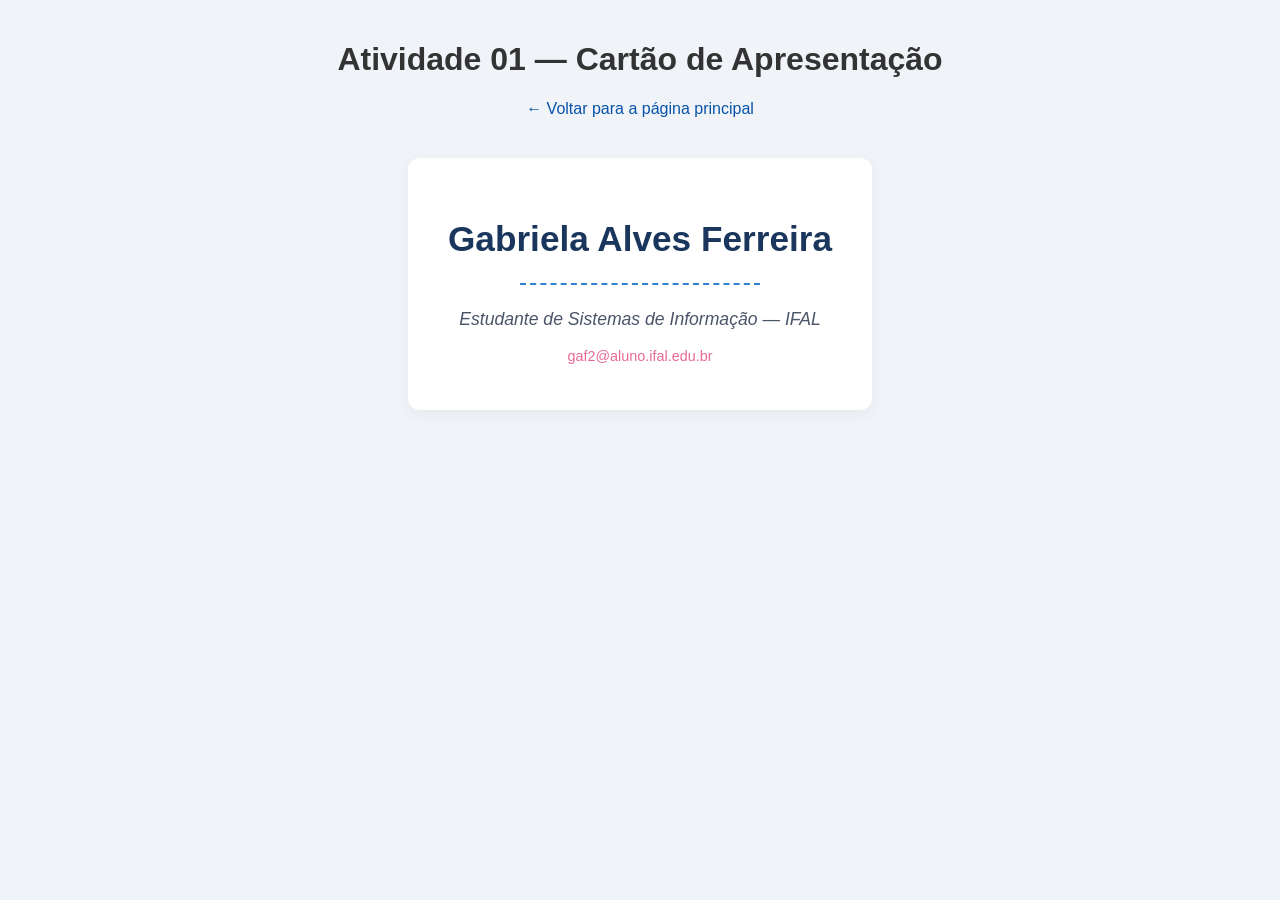
<file: cap07/at01.html>
<!DOCTYPE html>
<html lang="pt-BR">
<head>
  <meta charset="UTF-8" />
  <meta name="viewport" content="width=device-width, initial-scale=1.0" />
  <title>PWEB1 — Cap. 07 — AT01 — Cartão de Apresentação</title>
  
  <style>
    body {
      font-family: 'Segoe UI', Tahoma, Geneva, Verdana, sans-serif;
      background-color: #f0f4f8;
      color: #333;
      text-align: center;
      margin: 0;
      padding: 20px;
    }

    .cartao {
      background-color: #ffffff;
      max-width: 400px;
      margin: 40px auto;
      padding: 2rem;
      border-radius: 12px;
      box-shadow: 0 4px 15px rgba(0, 0, 0, 0.05);
    }

    .cartao-nome {
      font-size: 2.2rem;
      font-weight: 700;
      color: #1a365d;
      margin-bottom: 0;
    }

    hr, .cartao-divisor {
      border: 0;
      border-top: 2px dashed #3182ce;
      margin: 1.5rem auto;
      width: 60%;
    }

    .cartao-cargo {
      font-size: 1.1rem;
      font-style: italic;
      color: #4a5568;
      font-weight: 500;
    }

    .cartao-email {
      font-size: 0.9rem;
      color: #e96994;
    }

    header p a {
      color: #0752a8;
      text-decoration: none;
    }
    header p a:hover {
      text-decoration: underline;
    }
  </style>
</head>
<body>

  <header>
    <h1>Atividade 01 — Cartão de Apresentação</h1>
    <p><a href="../index.html">← Voltar para a página principal</a></p>
  </header>

  <main>
    <article class="cartao">
      <h1 class="cartao-nome">Gabriela Alves Ferreira</h1>
      <hr class="cartao-divisor" />
      <p class="cartao-cargo">Estudante de Sistemas de Informação — IFAL</p>
      <p class="cartao-email">gaf2@aluno.ifal.edu.br</p>
    </article>
  </main>

</body>
</html>
</file>
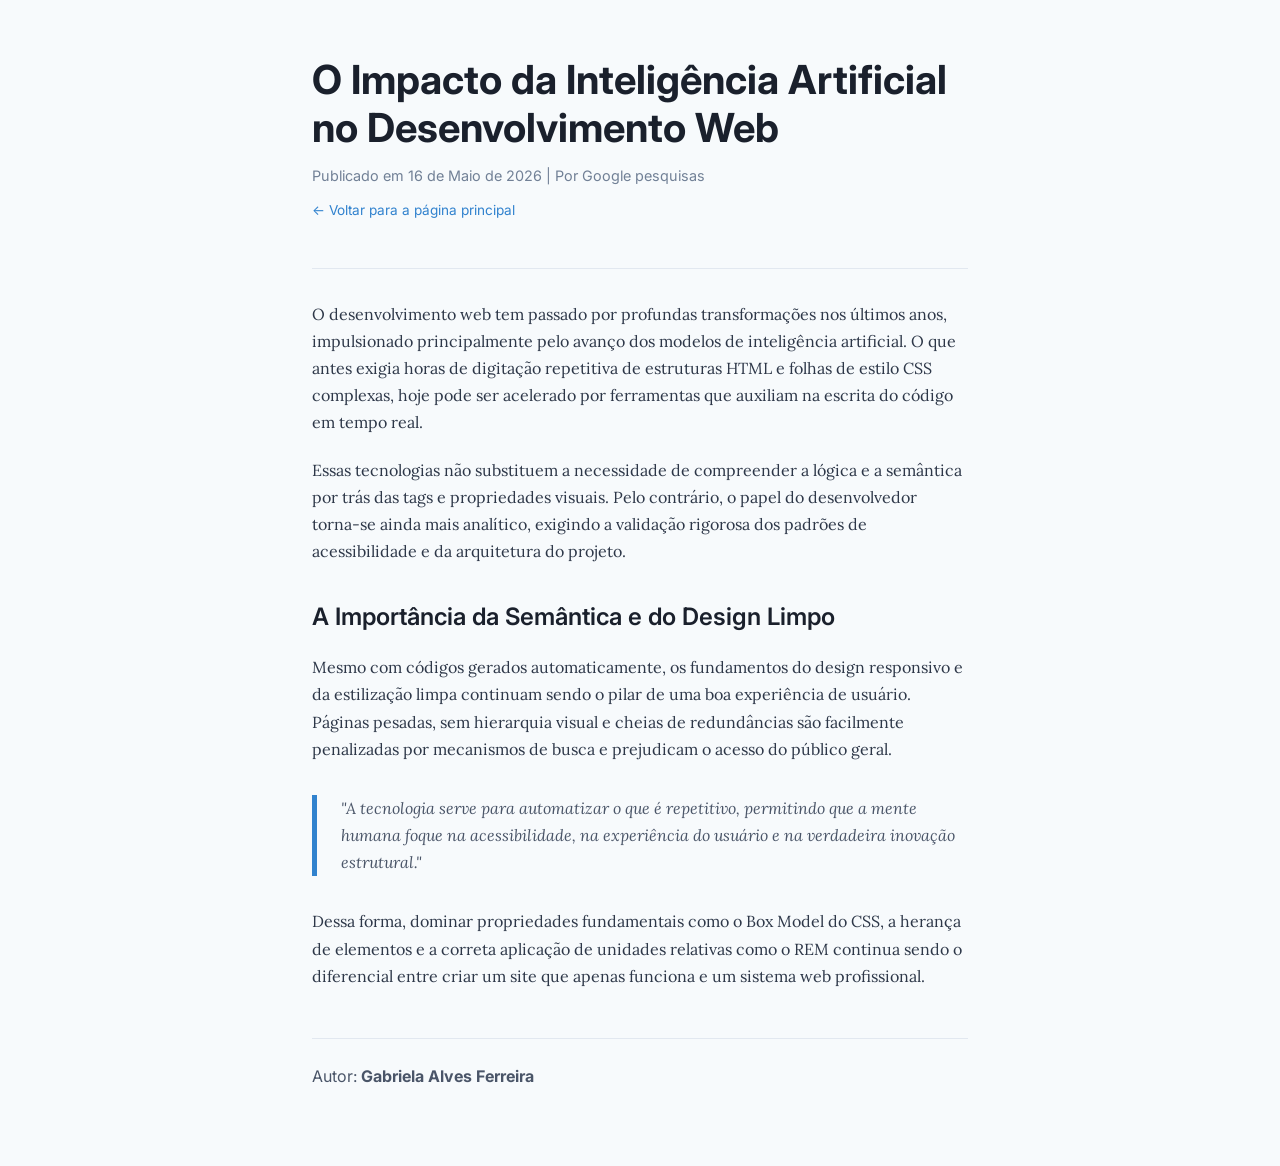
<file: cap07/at02.html>
<!DOCTYPE html>
<html lang="pt-BR">
<head>
  <meta charset="UTF-8" />
  <meta name="viewport" content="width=device-width, initial-scale=1.0" />
  <title>PWEB1 — Cap. 07 — AT02 — Artigo Tipográfico</title>

  <link rel="preconnect" href="https://fonts.googleapis.com" />
  <link rel="preconnect" href="https://fonts.gstatic.com" crossorigin />
  <link href="https://fonts.googleapis.com/css2?family=Inter:wght@600;700&family=Lora:ital,wght@0,400;0,500;1,400&display=swap" rel="stylesheet" />

  <link rel="stylesheet" href="at02.css" />
</head>
<body>

  <div class="container">
    
    <header class="artigo-header">
      <h1>O Impacto da Inteligência Artificial no Desenvolvimento Web</h1>
      <p class="artigo-subtitulo">Publicado em <time datetime="2026-05-16">16 de Maio de 2026</time> | Por Google pesquisas</p>
      <p class="link-voltar"><a href="../index.html">← Voltar para a página principal</a></p>
    </header>

    <main>
      <article>
        <p>O desenvolvimento web tem passado por profundas transformações nos últimos anos, impulsionado principalmente pelo avanço dos modelos de inteligência artificial. O que antes exigia horas de digitação repetitiva de estruturas HTML e folhas de estilo CSS complexas, hoje pode ser acelerado por ferramentas que auxiliam na escrita do código em tempo real.</p>
        
        <p>Essas tecnologias não substituem a necessidade de compreender a lógica e a semântica por trás das tags e propriedades visuais. Pelo contrário, o papel do desenvolvedor torna-se ainda mais analítico, exigindo a validação rigorosa dos padrões de acessibilidade e da arquitetura do projeto.</p>

        <h2>A Importância da Semântica e do Design Limpo</h2>
        
        <p>Mesmo com códigos gerados automaticamente, os fundamentos do design responsivo e da estilização limpa continuam sendo o pilar de uma boa experiência de usuário. Páginas pesadas, sem hierarquia visual e cheias de redundâncias são facilmente penalizadas por mecanismos de busca e prejudicam o acesso do público geral.</p>

        <blockquote>
          "A tecnologia serve para automatizar o que é repetitivo, permitindo que a mente humana foque na acessibilidade, na experiência do usuário e na verdadeira inovação estrutural."
        </blockquote>

        <p>Dessa forma, dominar propriedades fundamentais como o Box Model do CSS, a herança de elementos e a correta aplicação de unidades relativas como o REM continua sendo o diferencial entre criar um site que apenas funciona e um sistema web profissional.</p>
      </article>
    </main>

    <footer class="artigo-footer">
      <p>Autor: <strong>Gabriela Alves Ferreira</strong></p>
    </footer class="artigo-footer">

  </div>

</body>
</html>
</file>
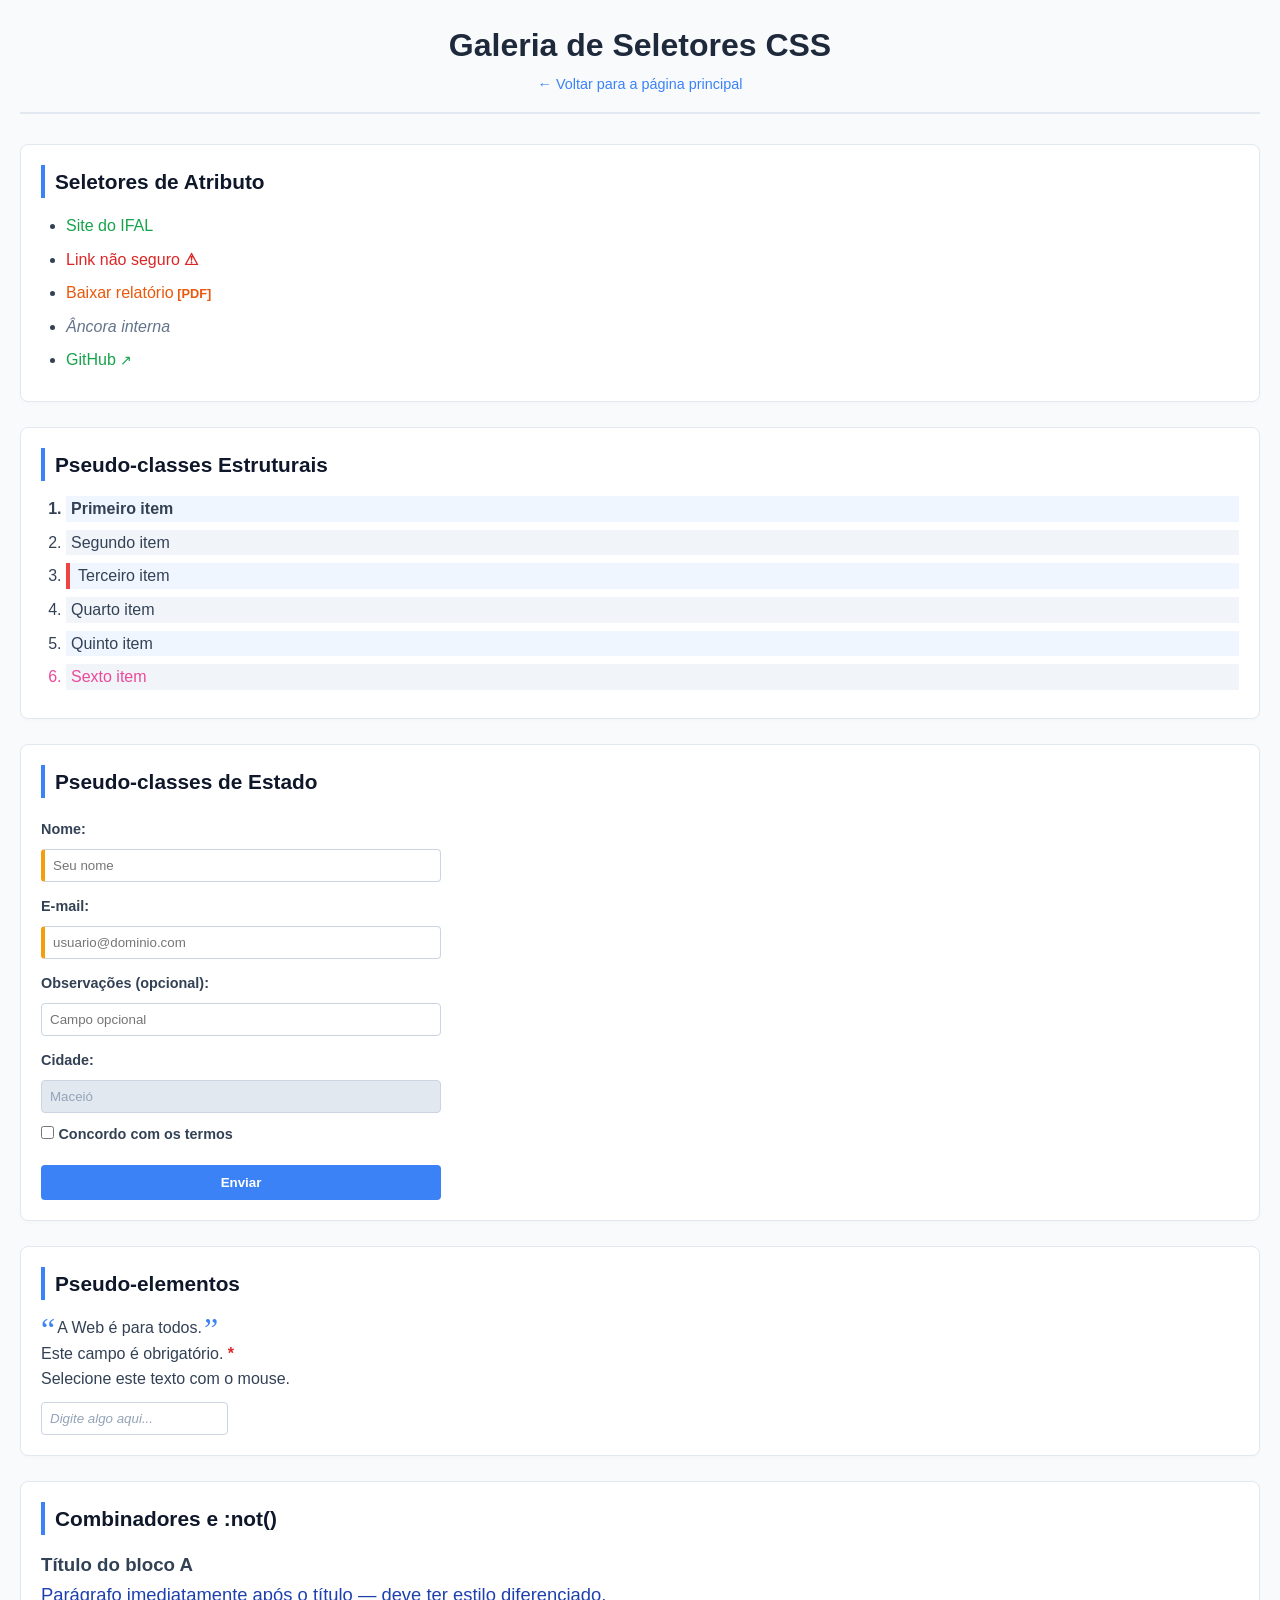
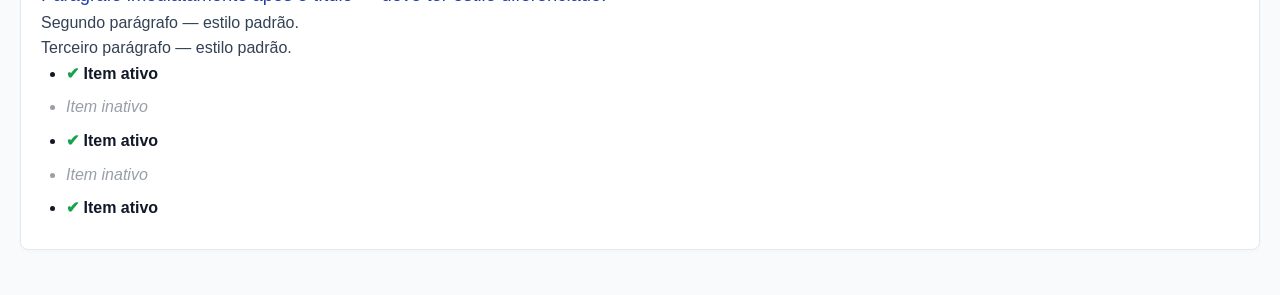
<file: cap07/at03.html>
<!DOCTYPE html>
<html lang="pt-BR">
<head>
  <meta charset="UTF-8" />
  <meta name="viewport" content="width=device-width, initial-scale=1.0" />
  <title>PWEB1 — Cap. 07 — AT03 — Galeria de Seletores</title>
  <link rel="stylesheet" href="at03.css" />
</head>
<body>

  <header>
    <h1>Galeria de Seletores CSS</h1>
    <p><a href="../index.html">← Voltar para a página principal</a></p>
  </header>

  <main>

    <section id="sec-atributo">
      <h2>Seletores de Atributo</h2>
      <ul>
        <li><a href="https://ifal.edu.br">Site do IFAL</a></li>
        <li><a href="http://exemplo.com">Link não seguro</a></li>
        <li><a href="relatorio.pdf">Baixar relatório</a></li>
        <li><a href="#ancora">Âncora interna</a></li>
        <li><a href="https://github.com" target="_blank">GitHub</a></li>
      </ul>
    </section>

    <section id="sec-estrutural">
      <h2>Pseudo-classes Estruturais</h2>
      <ol>
        <li>Primeiro item</li>
        <li>Segundo item</li>
        <li>Terceiro item</li>
        <li>Quarto item</li>
        <li>Quinto item</li>
        <li>Sexto item</li>
      </ol>
    </section>

    <section id="sec-estado">
      <h2>Pseudo-classes de Estado</h2>
      <form novalidate>
        <label for="nome-03">Nome:</label>
        <input type="text" id="nome-03" name="nome" required placeholder="Seu nome" />

        <label for="email-03">E-mail:</label>
        <input type="email" id="email-03" name="email" required placeholder="usuario@dominio.com" />

        <label for="obs-03">Observações (opcional):</label>
        <input type="text" id="obs-03" name="obs" placeholder="Campo opcional" />

        <label for="cidade-03">Cidade:</label>
        <input type="text" id="cidade-03" name="cidade" disabled value="Maceió" />

        <div class="checkbox-container">
          <input type="checkbox" id="aceite-03" name="aceite-03" />
          <label for="aceite-03">Concordo com os termos</label>
        </div>

        <button type="submit">Enviar</button>
      </form>
    </section>

    <section id="sec-pseudoelemento">
      <h2>Pseudo-elementos</h2>
      <p class="citacao">A Web é para todos.</p>
      <p class="obrigatorio">Este campo é obrigatório.</p>
      <p class="destaque-selecao">Selecione este texto com o mouse.</p>
      <input type="text" class="input-custom" placeholder="Digite algo aqui..." />
    </section>

    <section id="sec-combinadores">
      <h2>Combinadores e :not()</h2>
      <h3>Título do bloco A</h3>
      <p>Parágrafo imediatamente após o título — deve ter estilo diferenciado.</p>
      <p>Segundo parágrafo — estilo padrão.</p>
      <p>Terceiro parágrafo — estilo padrão.</p>

      <ul>
        <li class="ativo">Item ativo</li>
        <li>Item inativo</li>
        <li class="ativo">Item ativo</li>
        <li>Item inativo</li>
        <li class="ativo">Item ativo</li>
      </ul>
    </section>

  </main>
</body>
</html>
</file>
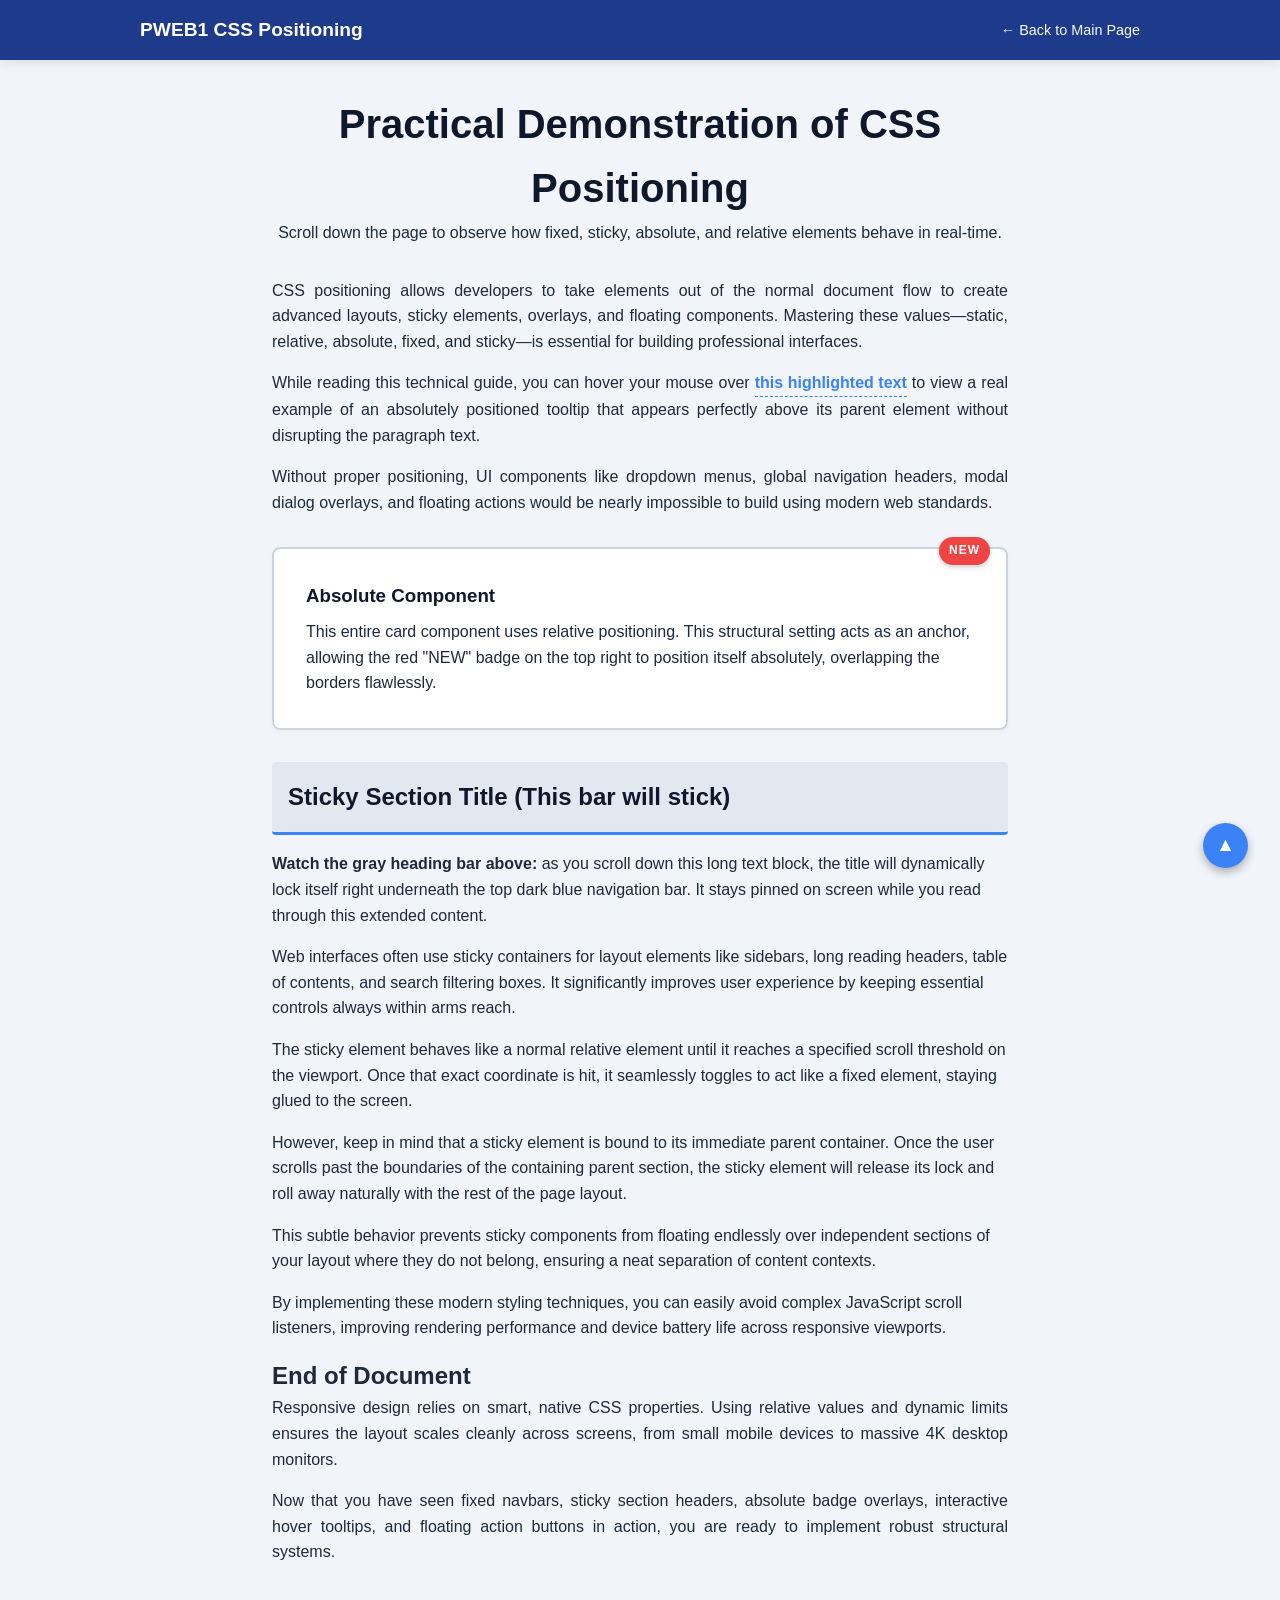
<file: cap07/at04.html>
<!DOCTYPE html>
<html lang="en">
<head>
  <meta charset="UTF-8" />
  <meta name="viewport" content="width=device-width, initial-scale=1.0" />
  <title>PWEB1 — Cap. 07 — AT04 — Positioning Page</title>
  <link rel="stylesheet" href="at04.css" />
</head>
<body id="topo">

  <nav class="nav-fixa">
    <div class="nav-conteudo">
      <span class="nav-logo">PWEB1 CSS Positioning</span>
      <ul class="nav-links">
        <li><a href="../index.html">← Back to Main Page</a></li>
      </ul>
    </div>
  </nav>

  <main class="conteudo-principal">
    
    <header class="cabecalho-pagina">
      <h1>Practical Demonstration of CSS Positioning</h1>
      <p>Scroll down the page to observe how fixed, sticky, absolute, and relative elements behave in real-time.</p>
    </header>

    <section class="secao-texto">
      <p>CSS positioning allows developers to take elements out of the normal document flow to create advanced layouts, sticky elements, overlays, and floating components. Mastering these values—static, relative, absolute, fixed, and sticky—is essential for building professional interfaces.</p>
      
      <p>
        While reading this technical guide, you can hover your mouse over 
        <span class="tooltip-container">
          this highlighted text
          <span class="tooltip-texto">This is the required context tooltip!</span>
        </span> 
        to view a real example of an absolutely positioned tooltip that appears perfectly above its parent element without disrupting the paragraph text.
      </p>

      <p>Without proper positioning, UI components like dropdown menus, global navigation headers, modal dialog overlays, and floating actions would be nearly impossible to build using modern web standards.</p>
    </section>

    <section class="secao-cards">
      <article class="cartao-destaque">
        <span class="selo">NEW</span>
        <h3>Absolute Component</h3>
        <p>This entire card component uses relative positioning. This structural setting acts as an anchor, allowing the red "NEW" badge on the top right to position itself absolutely, overlapping the borders flawlessly.</p>
      </article>
    </section>

    <section class="secao-longa">
      <h2 class="titulo-sticky">Sticky Section Title (This bar will stick)</h2>
      
      <div class="texto-scroll">
        <p><strong>Watch the gray heading bar above:</strong> as you scroll down this long text block, the title will dynamically lock itself right underneath the top dark blue navigation bar. It stays pinned on screen while you read through this extended content.</p>
        
        <p>Web interfaces often use sticky containers for layout elements like sidebars, long reading headers, table of contents, and search filtering boxes. It significantly improves user experience by keeping essential controls always within arms reach.</p>
        
        <p>The sticky element behaves like a normal relative element until it reaches a specified scroll threshold on the viewport. Once that exact coordinate is hit, it seamlessly toggles to act like a fixed element, staying glued to the screen.</p>
        
        <p>However, keep in mind that a sticky element is bound to its immediate parent container. Once the user scrolls past the boundaries of the containing parent section, the sticky element will release its lock and roll away naturally with the rest of the page layout.</p>
        
        <p>This subtle behavior prevents sticky components from floating endlessly over independent sections of your layout where they do not belong, ensuring a neat separation of content contexts.</p>
        
        <p>By implementing these modern styling techniques, you can easily avoid complex JavaScript scroll listeners, improving rendering performance and device battery life across responsive viewports.</p>
      </div>
    </section>

    <section class="secao-texto">
      <h2>End of Document</h2>
      <p>Responsive design relies on smart, native CSS properties. Using relative values and dynamic limits ensures the layout scales cleanly across screens, from small mobile devices to massive 4K desktop monitors.</p>
      <p>Now that you have seen fixed navbars, sticky section headers, absolute badge overlays, interactive hover tooltips, and floating action buttons in action, you are ready to implement robust structural systems.</p>
    </section>

  </main>

  <a href="#topo" class="btn-topo" title="Scroll to Top">▲</a>

</body>
</html>
</file>
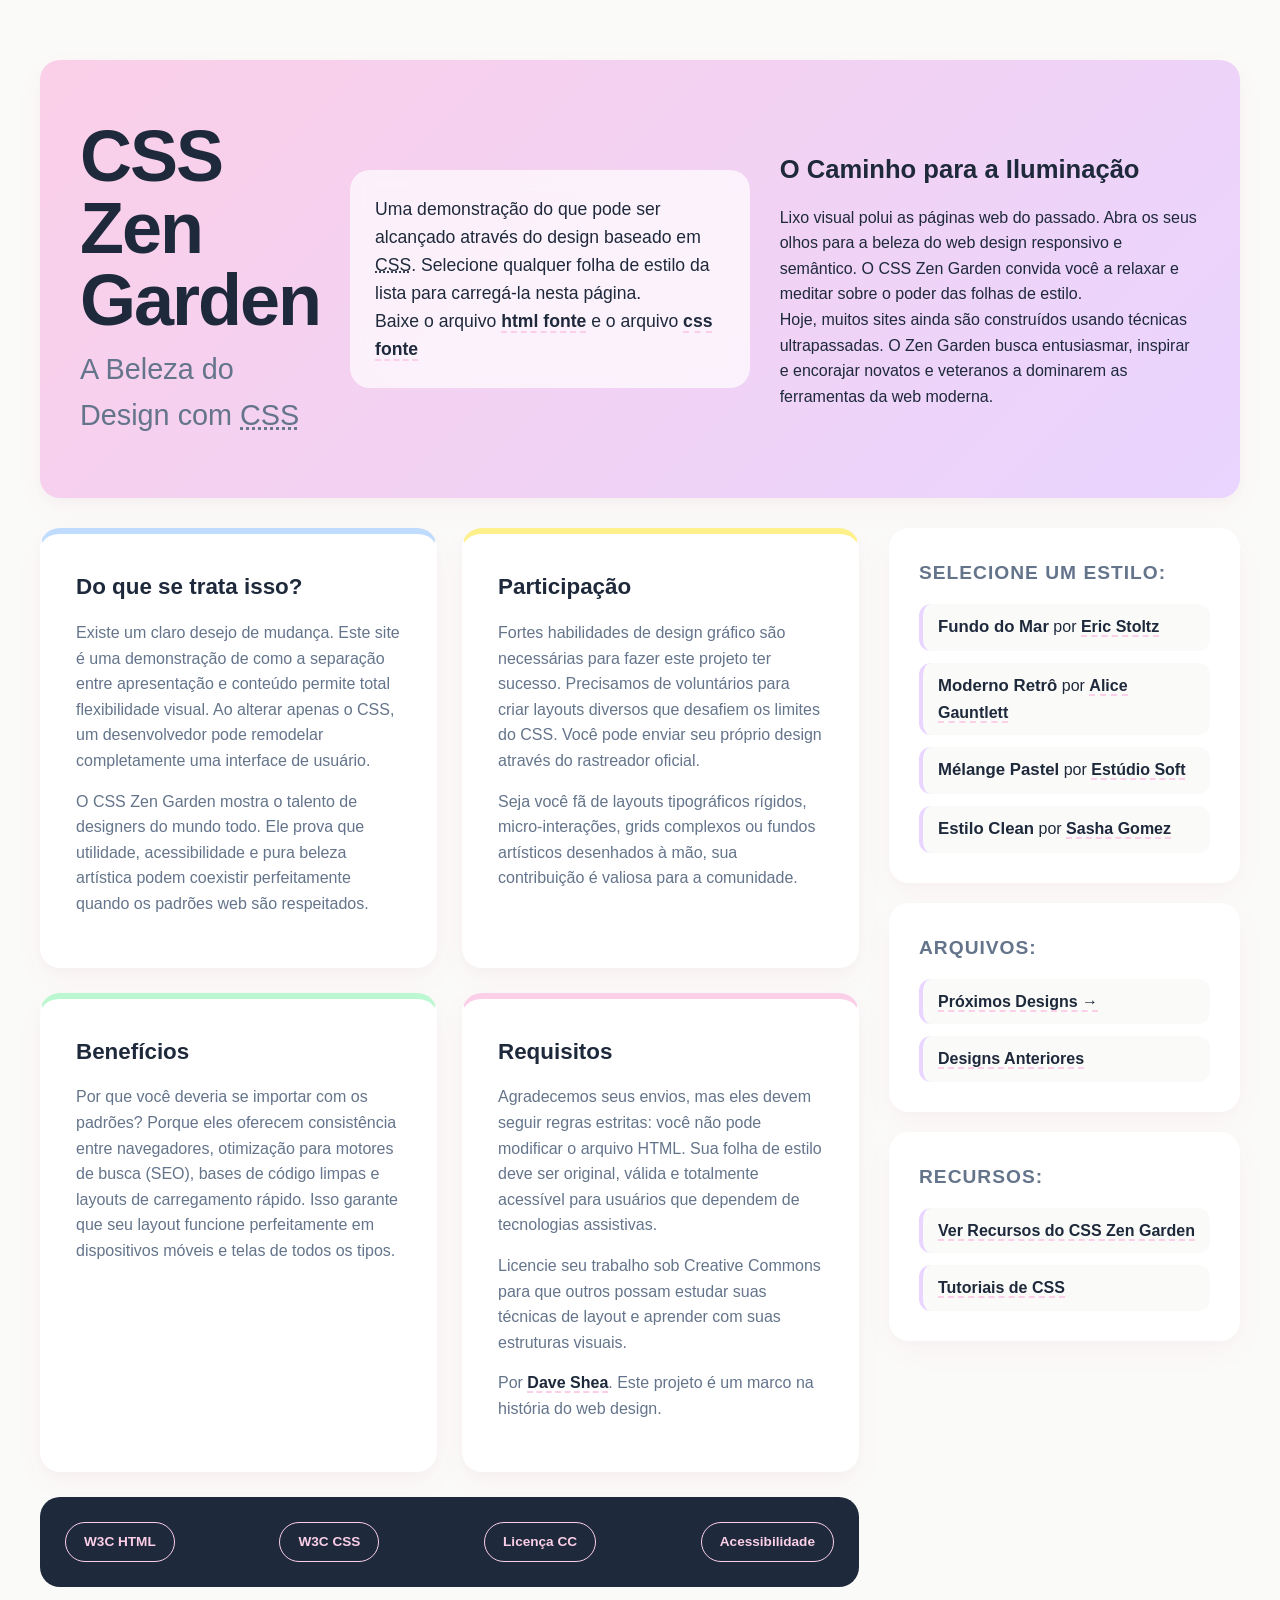
<file: cap08-09/at01.html>
<!DOCTYPE html>
<html lang="pt-BR">
<head>
  <meta charset="UTF-8" />
  <meta name="viewport" content="width=device-width, initial-scale=1.0" />
  <title>CSS Zen Garden: A Beleza do Design com CSS</title>
  <link rel="stylesheet" href="at01.css" />
</head>
<body id="css-zen-garden">
  <div class="page-wrapper">

    <section class="intro" id="zen-intro">
      <header role="banner">
        <h1>CSS Zen Garden</h1>
        <h2>A Beleza do Design com <abbr title="Cascading Style Sheets">CSS</abbr></h2>
      </header>

      <div class="summary" id="zen-summary" role="article">
        <p>Uma demonstração do que pode ser alcançado através do design baseado em <abbr title="Cascading Style Sheets">CSS</abbr>. Selecione qualquer folha de estilo da lista para carregá-la nesta página.</p>
        <p>Baixe o arquivo <a href="#" title="Baixar o HTML fonte">html fonte</a> e o arquivo <a href="#" title="Baixar o CSS fonte">css fonte</a></p>
      </div>

      <div class="preamble" id="zen-preamble" role="article">
        <h3>O Caminho para a Iluminação</h3>
        <p>Lixo visual polui as páginas web do passado. Abra os seus olhos para a beleza do web design responsivo e semântico. O CSS Zen Garden convida você a relaxar e meditar sobre o poder das folhas de estilo.</p>
        <p>Hoje, muitos sites ainda são construídos usando técnicas ultrapassadas. O Zen Garden busca entusiasmar, inspirar e encorajar novatos e veteranos a dominarem as ferramentas da web moderna.</p>
      </div>
    </section>

    <div class="main supporting" id="zen-supporting" role="main">
      <div class="explanation" id="zen-explanation" role="article">
        <h3>Do que se trata isso?</h3>
        <p>Existe um claro desejo de mudança. Este site é uma demonstração de como a separação entre apresentação e conteúdo permite total flexibilidade visual. Ao alterar apenas o CSS, um desenvolvedor pode remodelar completamente uma interface de usuário.</p>
        <p>O CSS Zen Garden mostra o talento de designers do mundo todo. Ele prova que utilidade, acessibilidade e pura beleza artística podem coexistir perfeitamente quando os padrões web são respeitados.</p>
      </div>

      <div class="participation" id="zen-participation" role="article">
        <h3>Participação</h3>
        <p>Fortes habilidades de design gráfico são necessárias para fazer este projeto ter sucesso. Precisamos de voluntários para criar layouts diversos que desafiem os limites do CSS. Você pode enviar seu próprio design através do rastreador oficial.</p>
        <p>Seja você fã de layouts tipográficos rígidos, micro-interações, grids complexos ou fundos artísticos desenhados à mão, sua contribuição é valiosa para a comunidade.</p>
      </div>

      <div class="benefits" id="zen-benefits" role="article">
        <h3>Benefícios</h3>
        <p>Por que você deveria se importar com os padrões? Porque eles oferecem consistência entre navegadores, otimização para motores de busca (SEO), bases de código limpas e layouts de carregamento rápido. Isso garante que seu layout funcione perfeitamente em dispositivos móveis e telas de todos os tipos.</p>
      </div>

      <div class="requirements" id="zen-requirements" role="article">
        <h3>Requisitos</h3>
        <p>Agradecemos seus envios, mas eles devem seguir regras estritas: você não pode modificar o arquivo HTML. Sua folha de estilo deve ser original, válida e totalmente acessível para usuários que dependem de tecnologias assistivas.</p>
        <p>Licencie seu trabalho sob Creative Commons para que outros possam estudar suas técnicas de layout e aprender com suas estruturas visuais.</p>
        <p role="contentinfo">Por <a href="http://www.mezzoblue.com/">Dave Shea</a>. Este projeto é um marco na história do web design.</p>
      </div>

      <footer>
        <a href="#" title="Validar HTML" class="zen-validate-html">W3C HTML</a>
        <a href="#" title="Validar CSS" class="zen-validate-css">W3C CSS</a>
        <a href="#" title="Licença Creative Commons" class="zen-license">Licença CC</a>
        <a href="#" title="Política de Acessibilidade" class="zen-accessibility">Acessibilidade</a>
      </footer>
    </div>

    <aside class="sidebar" role="complementary">
      <div class="wrapper">
        <div class="design-selection" id="design-selection">
          <h3 class="select">Selecione um Estilo:</h3>
          <nav role="navigation">
            <ul>
              <li><a href="#" class="design-name">Fundo do Mar</a> por <a href="#" class="designer-name">Eric Stoltz</a></li>
              <li><a href="#" class="design-name">Moderno Retrô</a> por <a href="#" class="designer-name">Alice Gauntlett</a></li>
              <li><a href="#" class="design-name">Mélange Pastel</a> por <a href="#" class="designer-name">Estúdio Soft</a></li>
              <li><a href="#" class="design-name">Estilo Clean</a> por <a href="#" class="designer-name">Sasha Gomez</a></li>
            </ul>
          </nav>
        </div>

        <div class="design-archives" id="design-archives">
          <h3 class="archives">Arquivos:</h3>
          <nav role="navigation">
            <ul>
              <li><a href="#">Próximos Designs →</a></li>
              <li><a href="#">Designs Anteriores</a></li>
            </ul>
          </nav>
        </div>

        <div class="zen-resources" id="zen-resources">
          <h3 class="resources">Recursos:</h3>
          <ul>
            <li><a href="#" title="Ver arquivos de recursos CSS oficiais">Ver Recursos do CSS Zen Garden</a></li>
            <li><a href="#" title="Ler guias de estilo CSS">Tutoriais de CSS</a></li>
          </ul>
        </div>
      </div>
    </aside>

  </div>
</body>
</html>
</file>
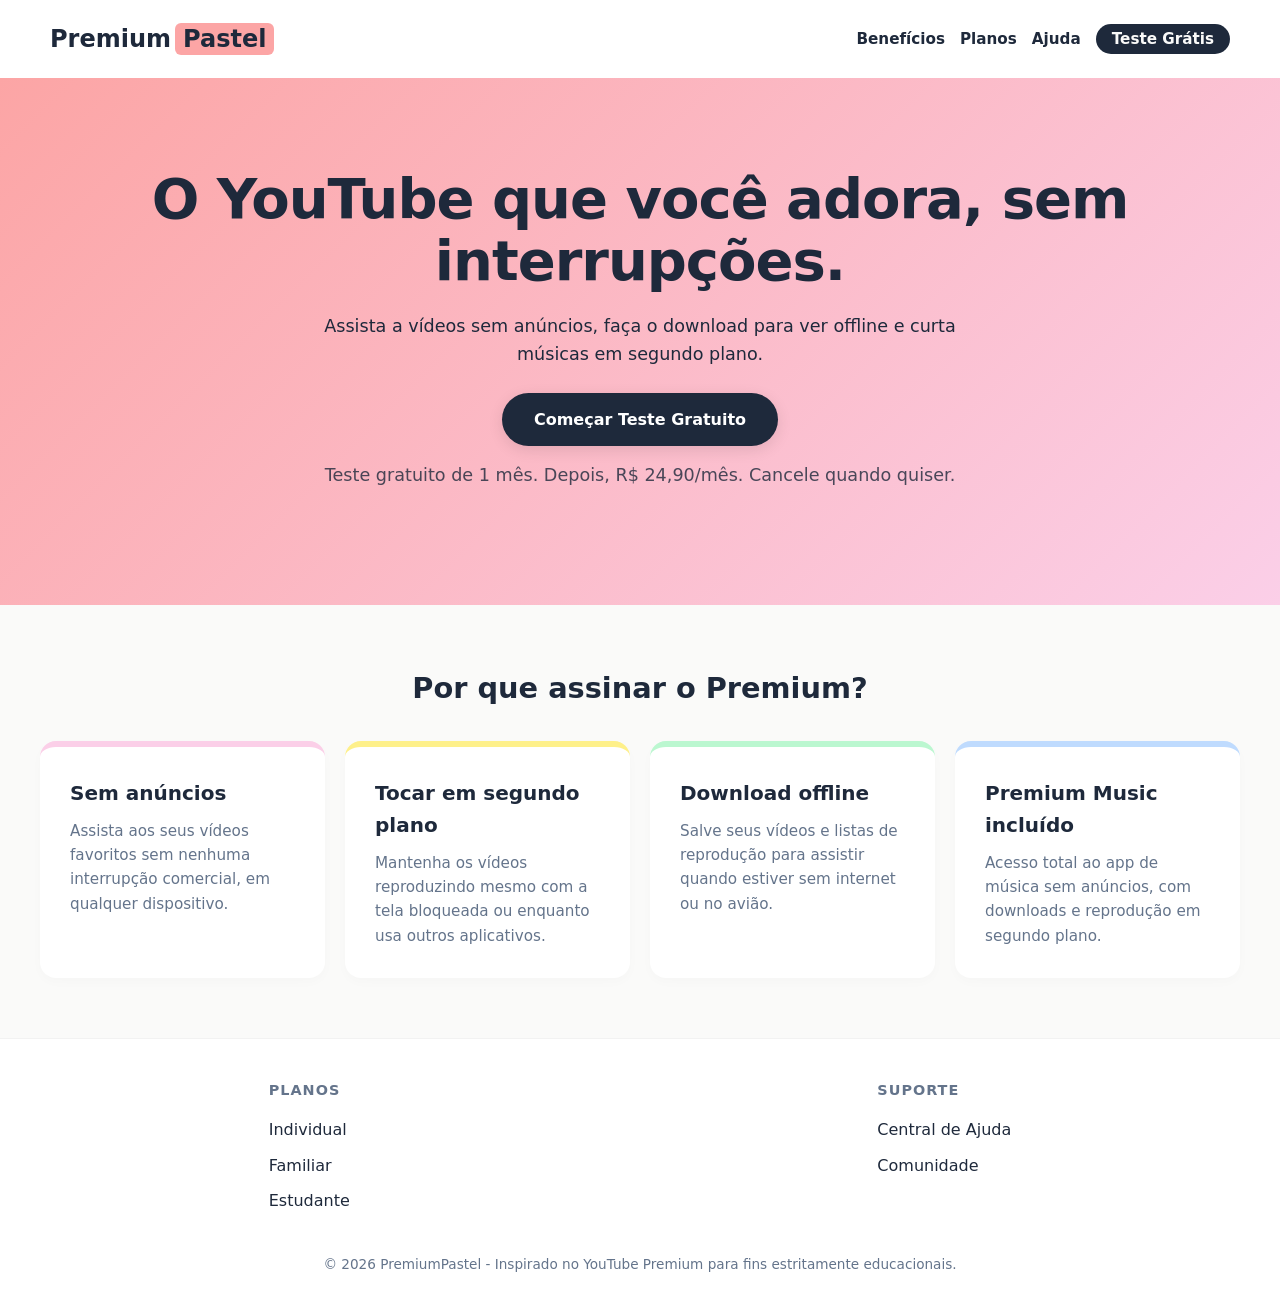
<file: cap10/at01.html>
<!DOCTYPE html>
<html lang="pt-br">
<head>
  <meta charset="UTF-8" />
  <meta name="viewport" content="width=device-width, initial-scale=1.0" />
  <title>YouTube Premium - Versão Pastel Responsiva</title>
  <link rel="stylesheet" href="at01.css" />
</head>
<body>

  <header class="main-header">
    <div class="logo">Premium<span>Pastel</span></div>
    <nav class="nav-menu">
      <ul>
        <li><a href="#">Benefícios</a></li>
        <li><a href="#">Planos</a></li>
        <li><a href="#">Ajuda</a></li>
        <li><a href="#" class="nav-btn">Teste Grátis</a></li>
      </ul>
    </nav>
  </header>

  <section class="hero-section">
    <div class="hero-content">
      <h1>O YouTube que você adora, sem interrupções.</h1>
      <p>Assista a vídeos sem anúncios, faça o download para ver offline e curta músicas em segundo plano.</p>
      <a href="#" class="btn-primary">Começar Teste Gratuito</a>
      <p class="hero-note">Teste gratuito de 1 mês. Depois, R$ 24,90/mês. Cancele quando quiser.</p>
    </div>
  </section>

  <main class="content-container">
    <section class="cards-section">
      <h2>Por que assinar o Premium?</h2>
      
      <div class="cards-grid">
        <div class="card card-pink">
          <h3>Sem anúncios</h3>
          <p>Assista aos seus vídeos favoritos sem nenhuma interrupção comercial, em qualquer dispositivo.</p>
        </div>
        <div class="card card-yellow">
          <h3>Tocar em segundo plano</h3>
          <p>Mantenha os vídeos reproduzindo mesmo com a tela bloqueada ou enquanto usa outros aplicativos.</p>
        </div>
        <div class="card card-green">
          <h3>Download offline</h3>
          <p>Salve seus vídeos e listas de reprodução para assistir quando estiver sem internet ou no avião.</p>
        </div>
        <div class="card card-blue">
          <h3>Premium Music incluído</h3>
          <p>Acesso total ao app de música sem anúncios, com downloads e reprodução em segundo plano.</p>
        </div>
      </div>
    </section>
  </main>

  <footer class="main-footer">
    <div class="footer-links">
      <div class="footer-column">
        <h4>Planos</h4>
        <ul>
          <li><a href="#">Individual</a></li>
          <li><a href="#">Familiar</a></li>
          <li><a href="#">Estudante</a></li>
        </ul>
      </div>
      <div class="footer-column">
        <h4>Suporte</h4>
        <ul>
          <li><a href="#">Central de Ajuda</a></li>
          <li><a href="#">Comunidade</a></li>
        </ul>
      </div>
    </div>
    <div class="footer-bottom">
      <p>© 2026 PremiumPastel - Inspirado no YouTube Premium para fins estritamente educacionais.</p>
    </div>
  </footer>

</body>
</html>
</file>
<file: cap07/at02.css>
*,
*::before,
*::after {
  box-sizing: border-box;
  margin: 0;
  padding: 0;
}

html {
  font-size: 16px;
}

body {
  font-family: 'Lora', Georgia, serif; 
  line-height: 1.7;
  background-color: #f7fafc;
  color: #2d3748;
}

.container {
  max-width: 720px;
  margin: 0 auto;
  padding: 2rem;
}

h1, h2 {
  font-family: 'Inter', sans-serif;
  color: #1a202c;
}

.artigo-header {
  padding: 1.5rem 0;
  border-bottom: 1px solid #e2e8f0;
  margin-bottom: 2rem;
}

h1 {
  font-size: 2.5rem;
  font-weight: 700;
  line-height: 1.2;
  margin-bottom: 0.75rem;
}

.artigo-subtitulo {
  font-family: 'Inter', sans-serif;
  font-size: 0.9rem;
  color: #718096;
  margin-bottom: 0.5rem;
}

.link-voltar a {
  font-family: 'Inter', sans-serif;
  font-size: 0.85rem;
  color: #3182ce;
  text-decoration: none;
}

.link-voltar a:hover {
  text-decoration: underline;
}

h2 {
  font-size: 1.5rem;
  font-weight: 600;
  margin-top: 2rem;
  margin-bottom: 1rem;
}

p {
  font-size: 1rem;
  margin-bottom: 1.25rem;
}

blockquote {
  border-left: 5px solid #3182ce;
  padding-left: 1.5rem;
  margin: 2rem 0;
  font-style: italic;
  color: #4a5568;
}

.artigo-footer {
  padding: 1.5rem 0;
  margin-top: 3rem;
  border-top: 1px solid #e2e8f0;
  font-family: 'Inter', sans-serif;
  font-size: 0.9rem;
  color: #4a5568;
}
</file>
<file: cap07/at03.css>
*, *::before, *::after {
  box-sizing: border-box;
  margin: 0;
  padding: 0;
}

body {
  font-family: 'Segoe UI', Tahoma, Geneva, Verdana, sans-serif;
  background-color: #f8fafc;
  color: #334155;
  padding: 20px;
  line-height: 1.6;
}

header {
  text-align: center;
  margin-bottom: 30px;
  border-bottom: 2px solid #e2e8f0;
  padding-bottom: 15px;
}

header h1 { color: #1e293b; }
header a { color: #3b82f6; text-decoration: none; font-size: 0.9rem; }
header a:hover { text-decoration: underline; }

section {
  background-color: #ffffff;
  border: 1px solid #e2e8f0;
  border-radius: 8px;
  padding: 20px;
  margin-bottom: 25px;
  box-shadow: 0 2px 4px rgba(0,0,0,0.02);
}

section h2 {
  color: #0f172a;
  border-left: 4px solid #3b82f6;
  padding-left: 10px;
  margin-bottom: 15px;
  font-size: 1.3rem;
}

ul, ol { padding-left: 25px; }
li { margin-bottom: 8px; }

#sec-atributo a {
  text-decoration: none;
  font-weight: 500;
}

#sec-atributo a[href^="https"] { color: #16a34a; }

#sec-atributo a[href^="http://"] { color: #dc2626; }
#sec-atributo a[href^="http://"]::after { content: " ⚠"; font-weight: bold; }

#sec-atributo a[href$=".pdf"] { color: #ea580c; }
#sec-atributo a[href$=".pdf"]::after { content: " [PDF]"; font-size: 0.8rem; font-weight: bold; }

#sec-atributo a[href^="#"] { color: #64748b; font-style: italic; }

#sec-atributo a[target="_blank"]::after { content: " ↗"; font-size: 0.85rem; }

#sec-estrutural ol li:first-child { font-weight: bold; }

#sec-estrutural ol li:last-child { color: #ec4899; }

#sec-estrutural ol li:nth-child(even) { background-color: #f1f5f9; padding-left: 5px; }

#sec-estrutural ol li:nth-child(odd) { background-color: #eff6ff; padding-left: 5px; }

#sec-estrutural ol li:nth-child(3) { border-left: 4px solid #ef4444; padding-left: 8px; }

#sec-estado form { display: flex; flex-direction: column; max-width: 400px; gap: 8px; }
#sec-estado label { font-size: 0.9rem; font-weight: 600; margin-top: 5px; }
#sec-estado input[type="text"], #sec-estado input[type="email"] { padding: 8px; border: 1px solid #cbd5e1; border-radius: 4px; }

#sec-estado input:focus { outline: 2px solid #3b82f6; outline-offset: 2px; }

#sec-estado input:disabled { background-color: #e2e8f0; color: #94a3b8; cursor: not-allowed; }

#sec-estado input:required { border-left: 4px solid #f59e0b; }

#sec-estado input:user-valid { border-color: #16a34a; background-color: #f0fdf4; }
#sec-estado input:user-invalid { border-color: #dc2626; background-color: #fef2f2; }

#sec-estado input[type="checkbox"]:checked + label { font-weight: bold; color: #1e3a8a; }

#sec-estado button { padding: 10px; background-color: #3b82f6; color: white; border: none; border-radius: 4px; font-weight: bold; cursor: pointer; margin-top: 10px; }
#sec-estado button:hover { background-color: #1d4ed8; }

.citacao::before { content: "“"; font-size: 2rem; color: #3b82f6; font-family: Georgia, serif; line-height: 0; vertical-align: middle; margin-right: 2px; }
.citacao::after { content: "”"; font-size: 2rem; color: #3b82f6; font-family: Georgia, serif; line-height: 0; vertical-align: middle; margin-left: 2px; }

.obrigatorio::after { content: " *"; color: #dc2626; font-weight: bold; }

::selection { background-color: #fef08a; color: #1e293b; }

.input-custom { padding: 8px; border: 1px solid #cbd5e1; border-radius: 4px; margin-top: 10px; }
.input-custom::placeholder { color: #94a3b8; font-style: italic; }

#sec-combinadores h3 + p { font-size: 1.15rem; color: #1e40af; font-weight: 500; }

#sec-combinadores li:not(.ativo) { opacity: 0.5; font-style: italic; }

#sec-combinadores li.ativo { font-weight: bold; color: #111827; }
#sec-combinadores li.ativo::before { content: "✔ "; color: #16a34a; }
</file>
<file: cap07/at04.css>
:root {
  --cor-primaria: #3b82f6;
  --cor-fundo: #ffffff;
  --cor-texto: #1e293b;
  --cor-alerta: #ef4444;
  --altura-nav: 60px;
  --espaco-md: 1rem;
  --espaco-lg: 2rem;
  --raio-borda: 8px;
  --raio-circulo: 9999px;
  --z-nav: 1000;
  --z-btn-topo: 999;
  --z-sticky: 100;
  --z-tooltip: 500;
}

*, *::before, *::after {
  box-sizing: border-box;
  margin: 0;
  padding: 0;
}

body {
  font-family: 'Segoe UI', Tahoma, Geneva, Verdana, sans-serif;
  background-color: #f1f5f9;
  color: var(--cor-texto);
  line-height: 1.6;
}

.nav-fixa {
  position: fixed;
  top: 0;
  left: 0;
  width: 100%;
  height: var(--altura-nav);
  z-index: var(--z-nav);
  background-color: #1e3a8a;
  color: #ffffff;
  padding: 0 var(--espaco-lg);
  box-shadow: 0 2px 10px rgba(0, 0, 0, 0.1);
}

.nav-conteudo {
  max-width: 1000px;
  margin: 0 auto;
  height: 100%;
  display: flex;
  justify-content: space-between;
  align-items: center;
}

.nav-logo {
  font-weight: bold;
  font-size: 1.2rem;
}

.nav-links {
  list-style: none;
}

.nav-links a {
  color: #f8fafc;
  text-decoration: none;
  font-size: 0.9rem;
  font-weight: 500;
}

.nav-links a:hover {
  text-decoration: underline;
}

.conteudo-principal {
  max-width: 800px;
  margin: 0 auto;
  padding: var(--espaco-lg);
  padding-top: calc(var(--altura-nav) + var(--espaco-lg));
}

.titulo-sticky {
  position: sticky;
  top: var(--altura-nav); 
  z-index: var(--z-sticky);
  background-color: #e2e8f0;
  color: #0f172a;
  padding: var(--espaco-md);
  margin: var(--espaco-lg) 0 var(--espaco-md) 0;
  border-bottom: 3px solid var(--cor-primaria);
  border-radius: 4px;
}

.secao-cards {
  margin: var(--espaco-lg) 0;
}

.cartao-destaque {
  position: relative;
  background-color: var(--cor-fundo);
  border: 2px solid #cbd5e1;
  border-radius: var(--raio-borda);
  padding: var(--espaco-lg);
  box-shadow: 0 4px 6px rgba(0, 0, 0, 0.02);
}

.cartao-destaque h3 {
  margin-bottom: 0.5rem;
  color: #0f172a;
}

.selo {
  position: absolute;
  top: -12px; 
  right: var(--espaco-md);
  background-color: var(--cor-alerta);
  color: #ffffff;
  font-size: 0.75rem;
  font-weight: bold;
  padding: 4px 10px;
  border-radius: var(--raio-circulo);
  letter-spacing: 1px;
  box-shadow: 0 2px 5px rgba(0,0,0,0.2);
}

.btn-topo {
  position: fixed;
  bottom: var(--espaco-lg);
  right: var(--espaco-lg);
  z-index: var(--z-btn-topo);
  width: 45px;
  height: 45px;
  background-color: var(--cor-primaria);
  color: #ffffff;
  text-decoration: none;
  border-radius: var(--raio-circulo);
  display: flex;
  justify-content: center;
  align-items: center;
  font-size: 1.2rem;
  box-shadow: 0 4px 10px rgba(0, 0, 0, 0.3);
  transition: background-color 0.2s, transform 0.2s;
}

.btn-topo:hover {
  background-color: #2563eb;
  transform: scale(1.1);
}

.tooltip-container {
  position: relative; 
  display: inline-block;
  cursor: help;
  color: var(--cor-primaria);
  font-weight: 600;
  border-bottom: 1px dashed var(--cor-primaria);
}

.tooltip-texto {
  visibility: hidden; 
  position: absolute;
  bottom: 130%; 
  left: 50%;
  transform: translateX(-50%);
  background-color: #1e293b;
  color: #ffffff;
  padding: 6px 12px;
  border-radius: var(--raio-borda);
  font-size: 0.85rem;
  font-weight: normal;
  white-space: nowrap;
  z-index: var(--z-tooltip);
  box-shadow: 0 4px 8px rgba(0, 0, 0, 0.15);
}

.tooltip-container:hover .tooltip-texto {
  visibility: visible;
}

.cabecalho-pagina {
  margin-bottom: var(--espaco-lg);
  text-align: center;
}

.cabecalho-pagina h1 {
  font-size: clamp(1.8rem, 4vw, 2.5rem); 
  color: #0f172a;
}

.secao-texto p {
  margin-bottom: var(--espaco-md);
  text-align: justify;
}

.texto-scroll p {
  margin-bottom: var(--espaco-md);
}
</file>
<file: cap08-09/at01.css>
:root {

  --pastel-pink: #fbcfe8;
  --pastel-yellow: #fef08a;
  --pastel-green: #bbf7d0;
  --pastel-blue: #bfdbfe;
  --pastel-purple: #e9d5ff;
  
  --bg-main: #fafaf9;
  --bg-card: #ffffff;
  --text-dark: #1e293b;
  --text-muted: #64748b; 
  
  /* Typo & Shapes */
  --font-display: 'Quicksand', 'Segoe UI', sans-serif;
  --font-body: 'Inter', 'Segoe UI', sans-serif;
  --raio-card: 20px;
  --raio-md: 12px;
  --raio-pille: 9999px;
  --sombra-soft: 0 10px 30px rgba(244, 63, 94, 0.04), 0 4px 12px rgba(0, 0, 0, 0.02);
  --transicao: all 300ms cubic-bezier(0.4, 0, 0.2, 1);
}

*, *::before, *::after {
  box-sizing: border-box;
  margin: 0;
  padding: 0;
}

body {
  font-family: var(--font-body);
  background-color: var(--bg-main);
  color: var(--text-dark);
  line-height: 1.6;
  padding: 20px;
}

h1, h2, h3 {
  font-family: var(--font-display);
  font-weight: 700;
  color: var(--text-dark);
}

a {
  color: var(--text-dark);
  text-decoration: none;
  font-weight: 600;
  border-bottom: 2px dashed var(--pastel-pink);
  transition: var(--transicao);
}

a:hover {
  background-color: var(--pastel-yellow);
  border-bottom-style: solid;
}

.page-wrapper {
  max-width: 1200px;
  margin: 40px auto;
  display: grid;
  grid-template-columns: 1fr;
  gap: 30px;
}

.intro {
  background: linear-gradient(135deg, var(--pastel-pink), var(--pastel-purple));
  padding: 60px 40px;
  border-radius: var(--raio-card);
  box-shadow: var(--sombra-soft);
  display: flex;
  flex-direction: column;
  gap: 30px;
  text-align: center;
}

header h1 {
  font-size: clamp(2.5rem, 6vw, 4.5rem);
  letter-spacing: -2px;
  line-height: 1;
  margin-bottom: 10px;
}

header h2 {
  font-size: clamp(1.2rem, 3vw, 1.8rem);
  color: var(--text-muted);
  font-weight: 400;
}

.summary {
  background-color: rgba(255, 255, 255, 0.7);
  padding: 25px;
  border-radius: var(--raio-card);
  font-size: 1.1rem;
  backdrop-filter: blur(10px);
}

.preamble h3 {
  font-size: 1.6rem;
  margin-bottom: 15px;
}

.main {
  display: grid;
  grid-template-columns: 1fr;
  gap: 25px;
}

/* Base Card Style for Article Blocks */
.explanation, .participation, .benefits, .requirements {
  background-color: var(--bg-card);
  padding: 35px;
  border-radius: var(--raio-card);
  box-shadow: var(--sombra-soft);
  border: 1px solid rgba(255, 255, 255, 0.8);
  transition: var(--transicao);
}

.explanation:hover, .participation:hover, .benefits:hover, .requirements:hover {
  transform: translateY(-5px);
  box-shadow: 0 20px 40px rgba(0, 0, 0, 0.04);
}

/* Individual card side-accents via pseudo-elements to create the pastel palette flow */
.explanation { border-top: 6px solid var(--pastel-blue); }
.participation { border-top: 6px solid var(--pastel-yellow); }
.benefits { border-top: 6px solid var(--pastel-green); }
.requirements { border-top: 6px solid var(--pastel-pink); }

.main h3 {
  margin-bottom: 15px;
  font-size: 1.4rem;
}

.main p {
  color: var(--text-muted);
  margin-bottom: 15px;
}

.sidebar {
  display: flex;
  flex-direction: column;
  gap: 25px;
}

.sidebar .wrapper {
  display: flex;
  flex-direction: column;
  gap: 20px;
}

#design-selection, #design-archives, #zen-resources {
  background-color: var(--bg-card);
  padding: 30px;
  border-radius: var(--raio-card);
  box-shadow: var(--sombra-soft);
}

.sidebar h3 {
  font-size: 1.2rem;
  margin-bottom: 15px;
  text-transform: uppercase;
  letter-spacing: 1px;
  color: var(--text-muted);
}

.sidebar ul {
  list-style: none;
  display: flex;
  flex-direction: column;
  gap: 12px;
}

.sidebar li {
  padding: 10px 15px;
  background-color: var(--bg-main);
  border-radius: var(--raio-md);
  border-left: 4px solid var(--pastel-purple);
  transition: var(--transicao);
}

.sidebar li:hover {
  background-color: var(--pastel-purple);
  transform: scale(1.02);
}

.sidebar li a.design-name {
  border-bottom: none;
  font-size: 1.05rem;
}

footer {
  background-color: var(--text-dark);
  padding: 25px;
  border-radius: var(--raio-card);
  display: flex;
  flex-wrap: wrap;
  justify-content: center;
  gap: 15px;
}

footer a {
  color: var(--pastel-pink);
  border: 1px solid var(--pastel-pink);
  padding: 8px 18px;
  border-radius: var(--raio-pille);
  font-size: 0.85rem;
}

footer a:hover {
  background-color: var(--pastel-pink);
  color: var(--text-dark);
}

@media (min-width: 992px) {
  .page-wrapper {
    grid-template-columns: 2.8fr 1.2fr;
    align-items: start;
  }
  
  .intro {
    grid-column: 1 / span 2;
    text-align: left;
    flex-direction: row;
    align-items: center;
    justify-content: space-between;
  }

  .intro header {
    flex: 1;
  }

  .intro .summary {
    max-width: 400px;
  }

  .main {
    grid-template-columns: repeat(2, 1fr);
  }

  footer {
    grid-column: 1 / span 2;
    justify-content: space-between;
  }

  .sidebar {
    position: sticky;
    top: 40px;
  }
}
</file>
<file: cap10/at01.css>
/* ==========================================================================
   Capítulo 10 — Design Responsivo (YouTube Premium Pastel - Mobile-First)
   ========================================================================== */

/* ─── Variáveis Globais (Tema Claro - Padrão) ─── */
:root {
  --bg-color: #fafaf9;
  --text-color: #1e293b;
  --text-muted: #64748b;
  --card-bg: #ffffff;
  
  /* Cores Pastel */
  --pastel-red: #fca5a5;      /* Vermelho pastel suave do YouTube */
  --pastel-yellow: #fef08a;   /* Amarelo Baunilha */
  --pastel-green: #bbf7d0;    /* Verde Menta */
  --pastel-blue: #bfdbfe;     /* Azul Bebê */
  --pastel-pink: #fbcfe8;     /* Rosa Pastel */

  --font-family: 'Segoe UI', system-ui, sans-serif;
  --transition: all 0.3s ease;
}

/* ─── Suporte Automático a Dark Mode (Requisito Obrigatório) ─── */
@media (prefers-color-scheme: dark) {
  :root {
    --bg-color: #121212;
    --text-color: #f8fafc;
    --text-muted: #94a3b8;
    --card-bg: #1e1e1e;
    
    /* Tons adaptados para o Modo Escuro */
    --pastel-red: #ef4444;
    --pastel-yellow: #facc15;
    --pastel-green: #4ade80;
    --pastel-blue: #60a5fa;
    --pastel-pink: #f472b6;
  }
}

/* ─── Resets Básicos & Imagens Responsivas ─── */
* {
  box-sizing: border-box;
  margin: 0;
  padding: 0;
}

body {
  font-family: var(--font-family);
  background-color: var(--bg-color);
  color: var(--text-color);
  line-height: 1.6;
  transition: var(--transition);
}

img {
  max-width: 100%;
  height: auto;
}

a {
  color: inherit;
  text-decoration: none;
  transition: var(--transition);
}

/* ─── ESTILOS BASE: MOBILE-FIRST (Telas de Celular) ─── */

/* Header & Nav */
.main-header {
  display: flex;
  flex-direction: column;
  align-items: center;
  padding: 20px;
  gap: 15px;
  background-color: var(--card-bg);
  box-shadow: 0 2px 10px rgba(0,0,0,0.02);
}

.logo {
  font-size: 1.5rem;
  font-weight: 800;
  color: var(--text-color);
}

.logo span {
  background-color: var(--pastel-red);
  padding: 2px 8px;
  border-radius: 6px;
  margin-left: 4px;
  color: #1e293b;
}

.nav-menu ul {
  display: flex;
  flex-wrap: wrap;
  justify-content: center;
  list-style: none;
  gap: 15px;
}

.nav-menu a {
  font-weight: 600;
  font-size: 0.95rem;
}

.nav-menu a:hover {
  color: var(--pastel-red);
}

.nav-btn {
  background-color: var(--text-color);
  color: var(--bg-color) !important;
  padding: 6px 16px;
  border-radius: 20px;
}

/* Hero Section */
.hero-section {
  background: linear-gradient(135deg, var(--pastel-red), var(--pastel-pink));
  padding: 60px 20px;
  text-align: center;
  color: #1e293b;
}

/* Tipografia Fluida com clamp() (Requisito Obrigatório) */
.hero-content h1 {
  font-size: clamp(1.8rem, 5.5vw, 3.5rem);
  line-height: 1.1;
  margin-bottom: 20px;
  font-weight: 800;
  letter-spacing: -1px;
}

.hero-content p {
  font-size: 1.1rem;
  margin-bottom: 25px;
  max-width: 650px;
  margin-left: auto;
  margin-right: auto;
}

.btn-primary {
  display: inline-block;
  background-color: #1e293b;
  color: #ffffff;
  padding: 14px 32px;
  border-radius: 30px;
  font-weight: 700;
  box-shadow: 0 4px 15px rgba(0,0,0,0.1);
}

.btn-primary:hover {
  transform: scale(1.03);
}

.hero-note {
  font-size: 0.85rem;
  margin-top: 15px;
  opacity: 0.8;
}

/* Seções de Conteúdo & Grid */
.content-container {
  padding: 40px 20px;
}

.cards-section h2 {
  font-size: 1.8rem;
  margin-bottom: 30px;
  text-align: center;
}

/* Layout usando CSS Grid */
.cards-grid {
  display: grid;
  grid-template-columns: 1fr; /* 1 coluna no celular */
  gap: 20px;
}

.card {
  background-color: var(--card-bg);
  padding: 30px;
  border-radius: 16px;
  box-shadow: 0 4px 12px rgba(0,0,0,0.02);
  transition: var(--transition);
  color: #1e293b;
}

.card:hover {
  transform: translateY(-5px);
}

.card-pink { border-top: 6px solid var(--pastel-pink); }
.card-yellow { border-top: 6px solid var(--pastel-yellow); }
.card-green { border-top: 6px solid var(--pastel-green); }
.card-blue { border-top: 6px solid var(--pastel-blue); }

.card h3 { margin-bottom: 10px; font-size: 1.25rem; }
.card p { color: var(--text-muted); font-size: 0.95rem; }

/* Footer */
.main-footer {
  background-color: var(--card-bg);
  padding: 40px 20px;
  border-top: 1px solid rgba(0,0,0,0.05);
}

.footer-links {
  display: flex;
  flex-direction: column;
  gap: 30px;
  margin-bottom: 40px;
}

.footer-column h4 {
  font-size: 0.9rem;
  text-transform: uppercase;
  letter-spacing: 1px;
  color: var(--text-muted);
  margin-bottom: 15px;
}

.footer-column ul {
  list-style: none;
  display: flex;
  flex-direction: column;
  gap: 10px;
}

.footer-bottom {
  text-align: center;
  font-size: 0.85rem;
  color: var(--text-muted);
}

/* ─── BREAKPOINTS ADAPTATIVOS (Media Queries com min-width) ─── */

/* 📱 Breakpoint 1: Tablets (min-width: 576px) */
@media (min-width: 576px) {
  .cards-grid {
    grid-template-columns: repeat(2, 1fr); /* Divide em 2 colunas */
  }
  
  .footer-links {
    flex-direction: row;
    justify-content: space-around;
  }
}

/* 💻 Breakpoint 2: Laptops (min-width: 768px) */
@media (min-width: 768px) {
  .main-header {
    flex-direction: row;
    justify-content: space-between;
    padding: 20px 50px;
  }
  
  .hero-section {
    padding: 90px 40px;
  }
}

/* 🖥️ Breakpoint 3: Monitores Grandes (min-width: 1024px) */
@media (min-width: 1024px) {
  .cards-grid {
    grid-template-columns: repeat(4, 1fr); /* Divide em 4 colunas em telas cheias */
  }
  
  .content-container {
    max-width: 1200px;
    margin: 0 auto;
    padding: 60px 0;
  }
}
</file>
